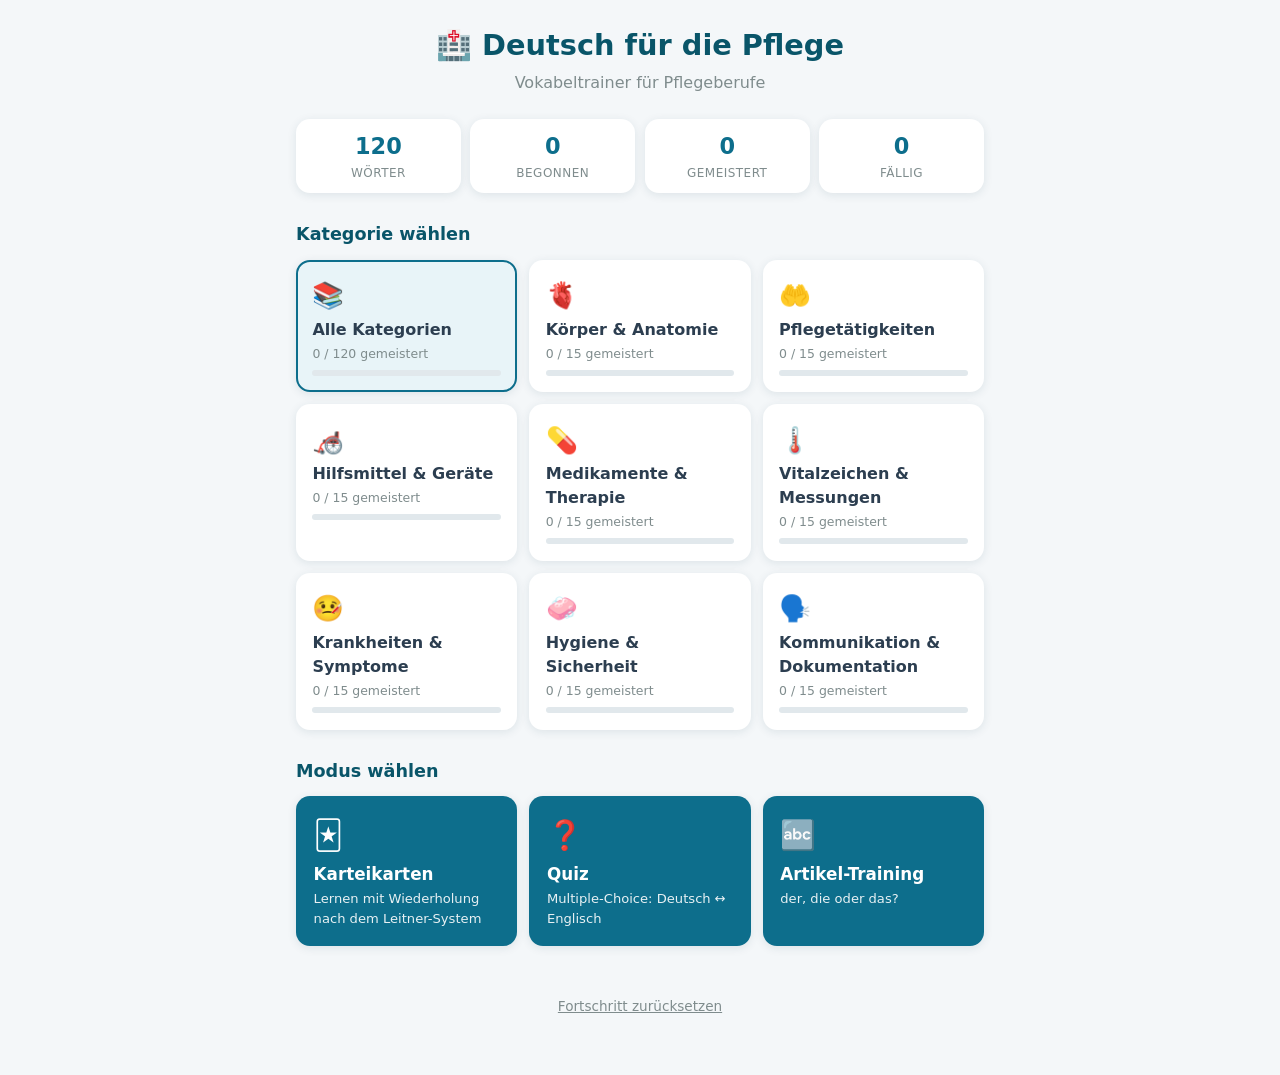
<file: pflege-vocab-trainer/index.html>
<!DOCTYPE html>
<html lang="de">
<head>
  <meta charset="UTF-8">
  <meta name="viewport" content="width=device-width, initial-scale=1.0">
  <title>Deutsch für die Pflege – Vokabeltrainer</title>
  <meta name="description" content="Vokabeltrainer für Deutsch in Pflegeberufen: Karteikarten, Quiz und Artikel-Training mit Fachwortschatz aus der Pflege.">
  <link rel="stylesheet" href="css/styles.css">
</head>
<body>
  <main id="app"></main>
  <script src="js/vocabulary.js"></script>
  <script src="js/app.js"></script>
</body>
</html>
</file>
<file: pflege-vocab-trainer/css/styles.css>
:root {
  --color-primary: #0d6e8c;
  --color-primary-dark: #095569;
  --color-accent: #e8f4f8;
  --color-correct: #2e8b57;
  --color-correct-bg: #e6f4ea;
  --color-wrong: #c0392b;
  --color-wrong-bg: #fdecea;
  --color-text: #2c3e50;
  --color-muted: #7f8c8d;
  --color-bg: #f4f7f9;
  --color-card: #ffffff;
  --radius: 14px;
  --shadow: 0 2px 10px rgba(20, 60, 80, 0.10);
}

* {
  box-sizing: border-box;
}

body {
  margin: 0;
  font-family: 'Segoe UI', system-ui, -apple-system, sans-serif;
  background: var(--color-bg);
  color: var(--color-text);
  line-height: 1.5;
}

#app {
  max-width: 720px;
  margin: 0 auto;
  padding: 1.5rem 1rem 3rem;
}

/* ----- Header ----- */

.app-header {
  text-align: center;
  margin-bottom: 1.5rem;
}

.app-header h1 {
  margin: 0;
  font-size: 1.8rem;
  color: var(--color-primary-dark);
}

.subtitle {
  margin: 0.25rem 0 0;
  color: var(--color-muted);
}

.section-title {
  font-size: 1.1rem;
  margin: 1.75rem 0 0.75rem;
  color: var(--color-primary-dark);
}

/* ----- Stats ----- */

.stats-bar {
  display: grid;
  grid-template-columns: repeat(4, 1fr);
  gap: 0.6rem;
}

.stat-box {
  background: var(--color-card);
  border-radius: var(--radius);
  box-shadow: var(--shadow);
  text-align: center;
  padding: 0.7rem 0.3rem;
}

.stat-value {
  font-size: 1.4rem;
  font-weight: 700;
  color: var(--color-primary);
}

.stat-label {
  font-size: 0.75rem;
  color: var(--color-muted);
  text-transform: uppercase;
  letter-spacing: 0.04em;
}

/* ----- Category grid ----- */

.category-grid {
  display: grid;
  grid-template-columns: repeat(auto-fill, minmax(200px, 1fr));
  gap: 0.75rem;
}

.category-card {
  background: var(--color-card);
  border: 2px solid transparent;
  border-radius: var(--radius);
  box-shadow: var(--shadow);
  padding: 0.9rem;
  cursor: pointer;
  transition: transform 0.12s ease, border-color 0.12s ease;
}

.category-card:hover {
  transform: translateY(-2px);
}

.category-card.selected {
  border-color: var(--color-primary);
  background: var(--color-accent);
}

.category-icon {
  font-size: 1.6rem;
}

.category-name {
  font-weight: 600;
  margin: 0.2rem 0;
}

.category-progress {
  font-size: 0.78rem;
  color: var(--color-muted);
  margin-bottom: 0.4rem;
}

.progress-track {
  height: 6px;
  background: #e1e8ec;
  border-radius: 3px;
  overflow: hidden;
}

.progress-fill {
  height: 100%;
  background: var(--color-correct);
  border-radius: 3px;
  transition: width 0.3s ease;
}

/* ----- Mode cards ----- */

.mode-grid {
  display: grid;
  grid-template-columns: repeat(auto-fill, minmax(200px, 1fr));
  gap: 0.75rem;
}

.mode-card {
  background: var(--color-primary);
  color: #fff;
  border-radius: var(--radius);
  box-shadow: var(--shadow);
  padding: 1.1rem;
  cursor: pointer;
  transition: transform 0.12s ease, background 0.12s ease;
}

.mode-card:hover {
  transform: translateY(-2px);
  background: var(--color-primary-dark);
}

.mode-icon {
  font-size: 1.8rem;
}

.mode-title {
  font-weight: 700;
  font-size: 1.05rem;
  margin: 0.3rem 0 0.15rem;
}

.mode-description {
  font-size: 0.82rem;
  opacity: 0.9;
}

/* ----- Buttons ----- */

.btn {
  font: inherit;
  border: none;
  border-radius: 10px;
  padding: 0.65rem 1.2rem;
  cursor: pointer;
  transition: filter 0.12s ease, transform 0.12s ease;
}

.btn:hover {
  filter: brightness(0.95);
}

.btn:active {
  transform: scale(0.98);
}

.btn-primary {
  background: var(--color-primary);
  color: #fff;
  font-weight: 600;
}

.btn-secondary {
  background: #dfe9ee;
  color: var(--color-text);
}

.btn-back {
  background: transparent;
  color: var(--color-primary);
  font-weight: 600;
  padding-left: 0;
}

.btn-link {
  background: transparent;
  color: var(--color-muted);
  text-decoration: underline;
  font-size: 0.85rem;
}

.btn-correct {
  background: var(--color-correct);
  color: #fff;
  font-weight: 600;
  flex: 1;
}

.btn-wrong {
  background: var(--color-wrong);
  color: #fff;
  font-weight: 600;
  flex: 1;
}

/* ----- Trainer chrome ----- */

.trainer-header {
  display: flex;
  align-items: center;
  justify-content: space-between;
  gap: 0.5rem;
  margin-bottom: 1.25rem;
}

.trainer-header h2 {
  margin: 0;
  font-size: 1.15rem;
}

.trainer-counter {
  color: var(--color-muted);
  font-variant-numeric: tabular-nums;
}

/* ----- Flashcards ----- */

.flashcard {
  position: relative;
  height: 280px;
  cursor: pointer;
  perspective: 1000px;
}

.flashcard-face {
  position: absolute;
  inset: 0;
  display: flex;
  flex-direction: column;
  align-items: center;
  justify-content: center;
  gap: 0.6rem;
  padding: 1.5rem;
  text-align: center;
  background: var(--color-card);
  border-radius: var(--radius);
  box-shadow: var(--shadow);
  backface-visibility: hidden;
  transition: transform 0.45s ease;
}

.flashcard-front {
  transform: rotateY(0deg);
}

.flashcard-back {
  background: var(--color-accent);
  transform: rotateY(180deg);
}

.flashcard.flipped .flashcard-front {
  transform: rotateY(-180deg);
}

.flashcard.flipped .flashcard-back {
  transform: rotateY(0deg);
}

.flashcard-term {
  font-size: 1.9rem;
  font-weight: 700;
  color: var(--color-primary-dark);
}

.flashcard-plural {
  color: var(--color-muted);
}

.flashcard-hint {
  position: absolute;
  bottom: 1rem;
  font-size: 0.78rem;
  color: var(--color-muted);
}

.flashcard-translation {
  font-size: 1.5rem;
  font-weight: 700;
}

.flashcard-example {
  color: var(--color-text);
  font-style: italic;
}

.flashcard-actions {
  display: flex;
  gap: 0.75rem;
  margin-top: 1.25rem;
}

.flashcard-prompt {
  margin: 0 auto;
  color: var(--color-muted);
}

/* ----- Quiz / Articles ----- */

.question-panel {
  background: var(--color-card);
  border-radius: var(--radius);
  box-shadow: var(--shadow);
  padding: 1.5rem;
  text-align: center;
  margin-bottom: 1rem;
}

.question-label {
  color: var(--color-muted);
  font-size: 0.85rem;
  margin-bottom: 0.4rem;
}

.question-term {
  font-size: 1.7rem;
  font-weight: 700;
  color: var(--color-primary-dark);
}

.question-translation {
  color: var(--color-muted);
  margin-top: 0.25rem;
}

.option-list {
  display: grid;
  gap: 0.6rem;
}

.option-list-articles {
  grid-template-columns: repeat(3, 1fr);
}

.btn-option {
  background: var(--color-card);
  box-shadow: var(--shadow);
  text-align: left;
  font-size: 1rem;
}

.btn-article {
  text-align: center;
  font-size: 1.3rem;
  font-weight: 700;
  padding: 1rem;
}

.option-correct {
  background: var(--color-correct-bg);
  outline: 2px solid var(--color-correct);
}

.option-wrong {
  background: var(--color-wrong-bg);
  outline: 2px solid var(--color-wrong);
}

.option-disabled {
  opacity: 0.55;
}

/* ----- Feedback ----- */

.feedback {
  margin-top: 1rem;
  text-align: center;
}

.feedback-correct {
  color: var(--color-correct);
  font-weight: 600;
}

.feedback-wrong {
  color: var(--color-wrong);
  font-weight: 600;
}

.feedback-example {
  color: var(--color-muted);
  font-style: italic;
}

/* ----- Results ----- */

.results-panel {
  background: var(--color-card);
  border-radius: var(--radius);
  box-shadow: var(--shadow);
  padding: 2rem 1.5rem;
  text-align: center;
  margin-top: 2rem;
}

.results-icon {
  font-size: 3rem;
}

.results-score {
  font-size: 1.2rem;
  font-weight: 600;
}

.results-message {
  color: var(--color-muted);
}

.results-actions {
  display: flex;
  justify-content: center;
  gap: 0.75rem;
  margin-top: 1.25rem;
  flex-wrap: wrap;
}

/* ----- Footer ----- */

.app-footer {
  text-align: center;
  margin-top: 2.5rem;
}

/* ----- Small screens ----- */

@media (max-width: 480px) {
  .stats-bar {
    grid-template-columns: repeat(2, 1fr);
  }

  .flashcard {
    height: 240px;
  }

  .flashcard-term {
    font-size: 1.5rem;
  }
}
</file>
